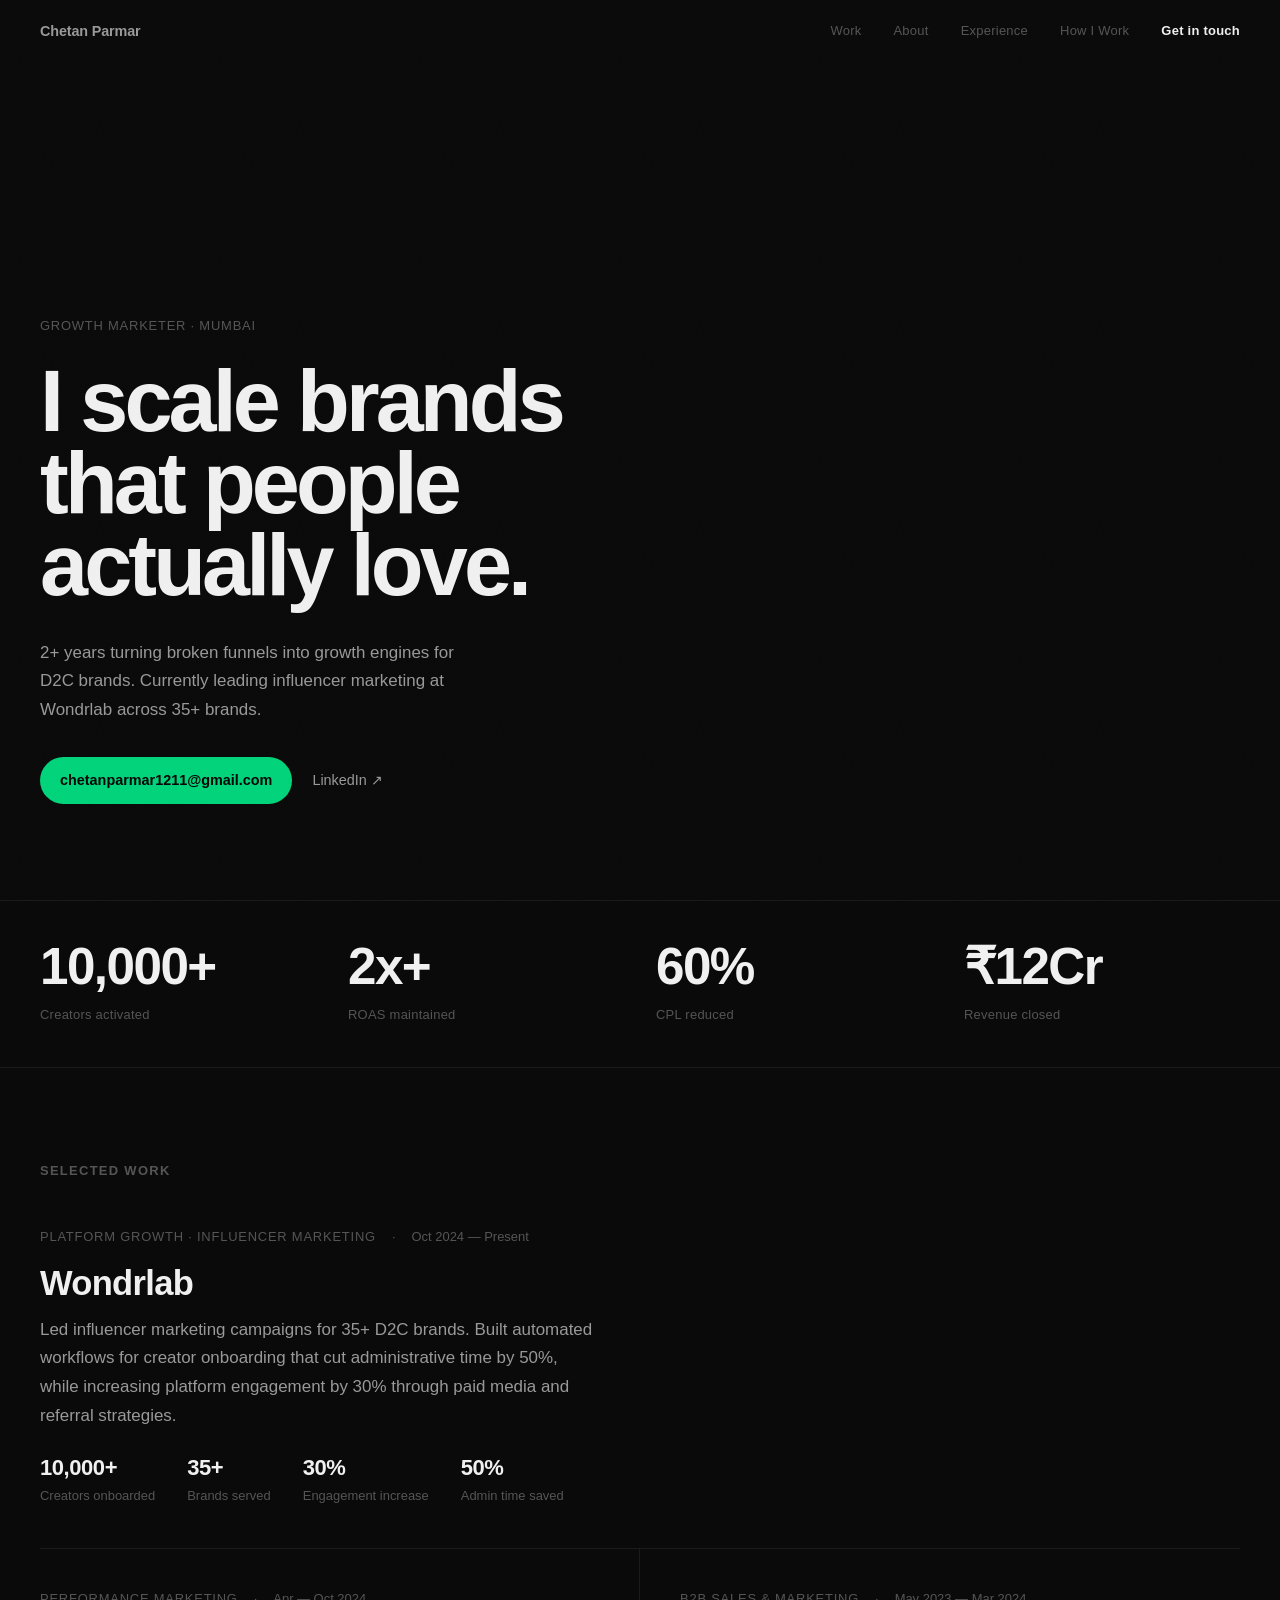
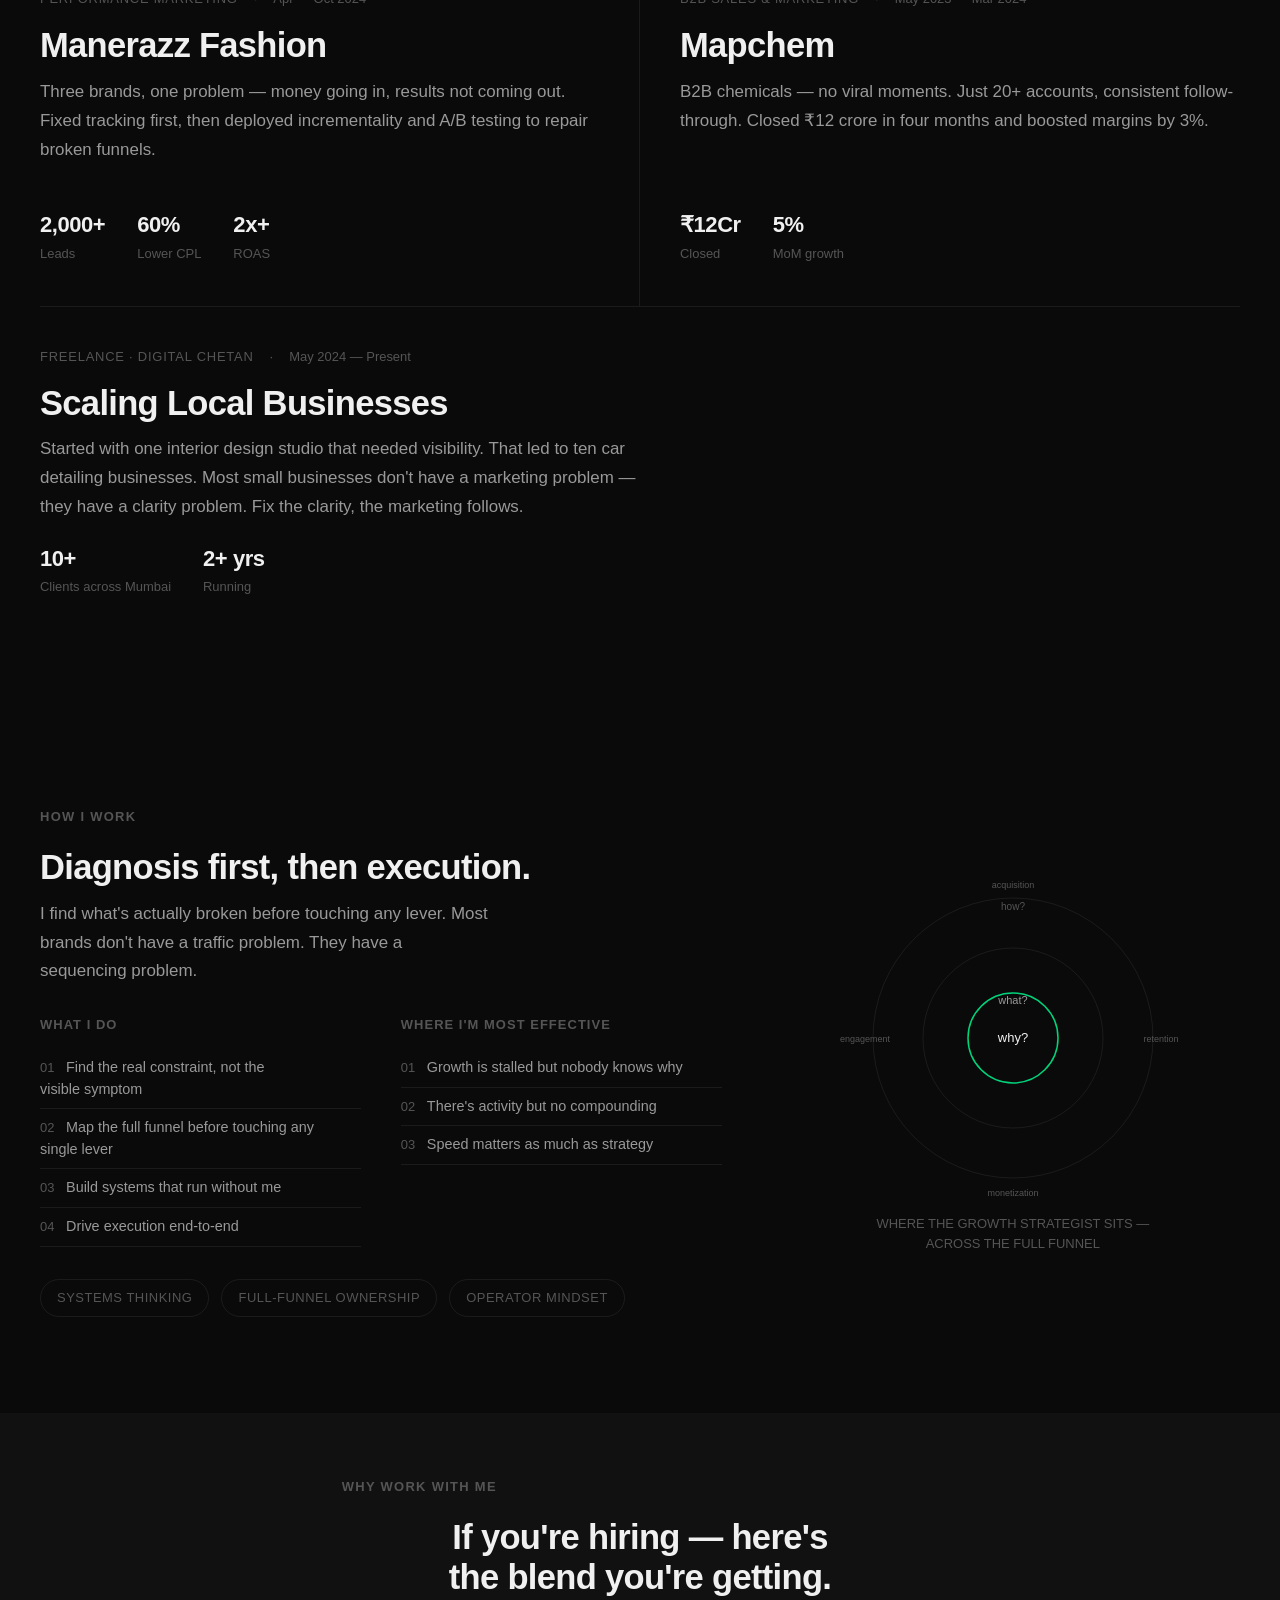
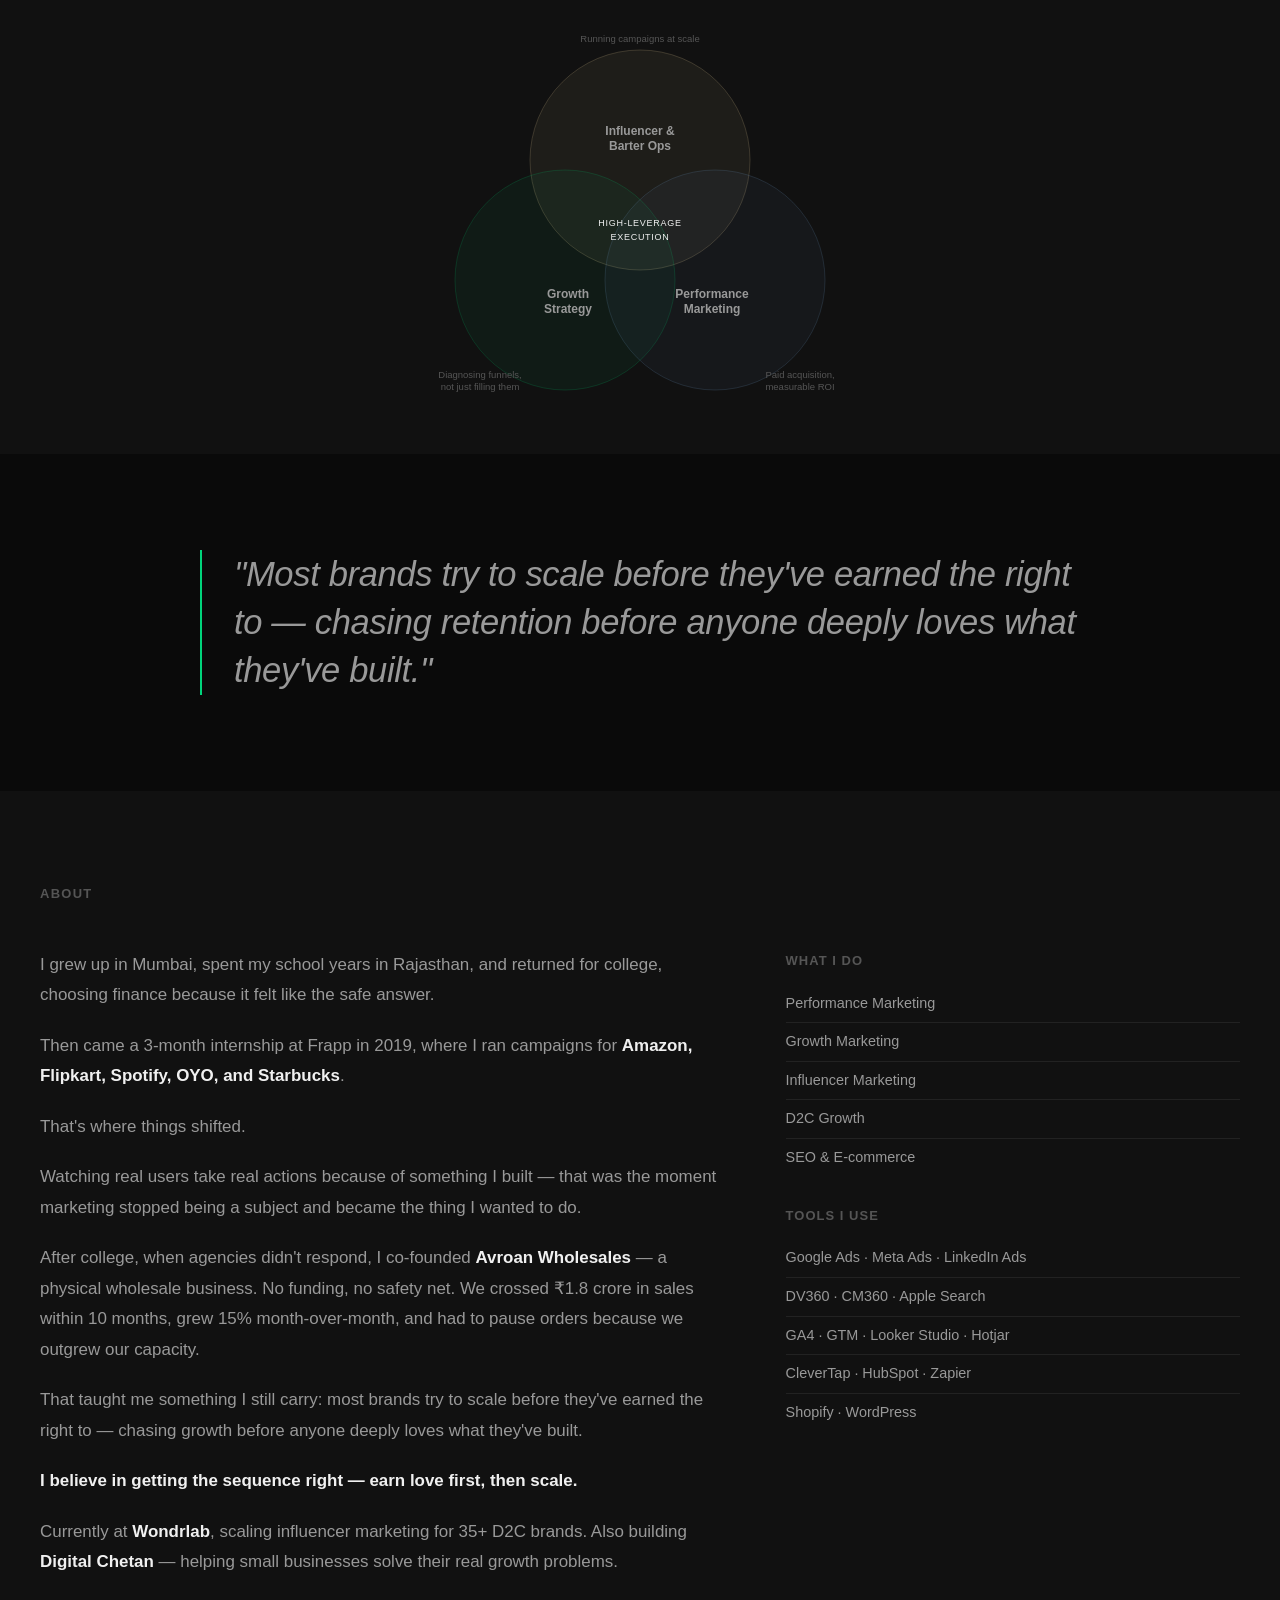
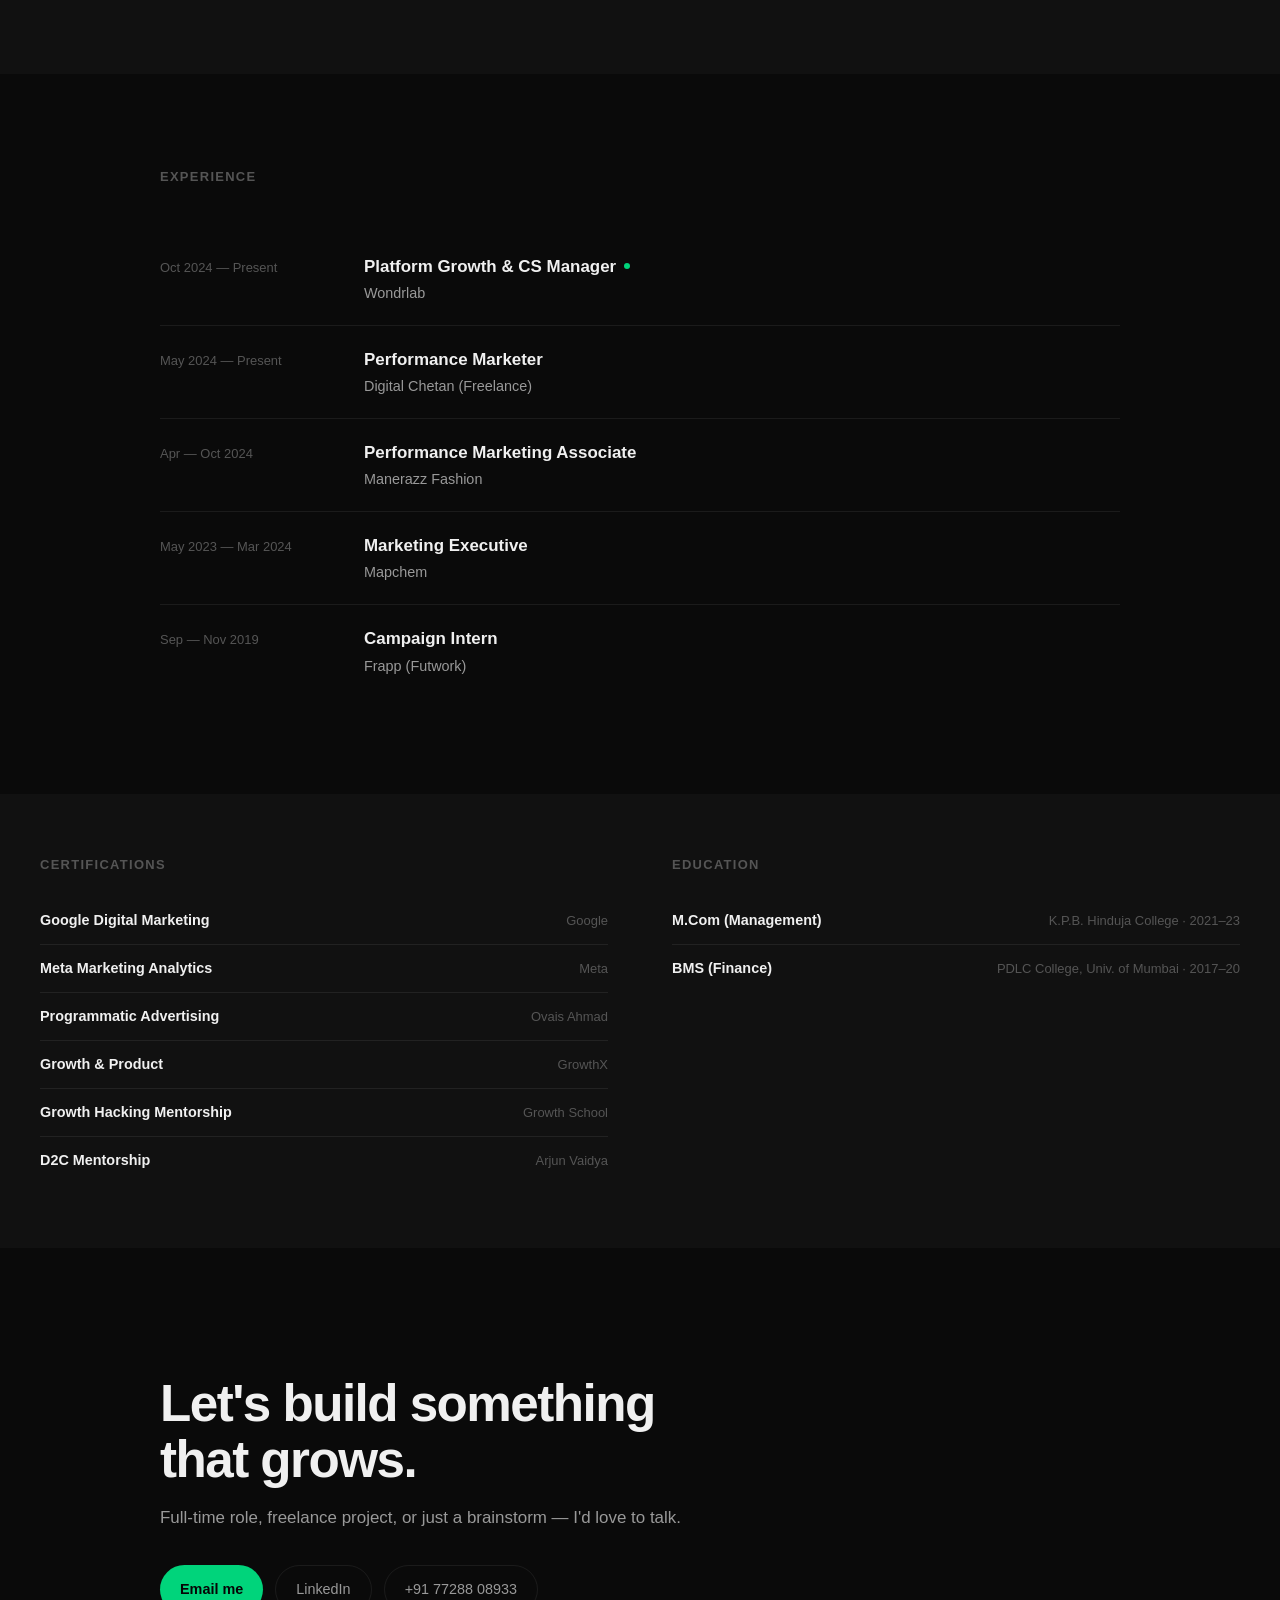
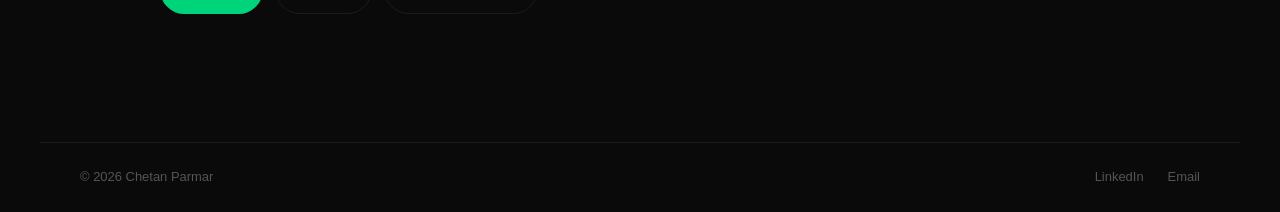
<file: index.html>
<!DOCTYPE html>
<html lang="en" data-theme="dark">
<head>
  <meta charset="UTF-8">
  <meta name="viewport" content="width=device-width, initial-scale=1.0">
  <title>Chetan Parmar — Growth Marketer</title>
  <meta name="description" content="Growth marketer with 2+ years scaling D2C brands. 10,000+ creators activated, 2x+ ROAS, CPL down 60%.">
  <meta property="og:title" content="Chetan Parmar — Growth Marketer">
  <meta property="og:description" content="I make brands grow. 10,000+ creators, 2x+ ROAS, CPL down 60%.">
  <link href="https://api.fontshare.com/v2/css?f[]=cabinet-grotesk@400,500,700,800&f[]=satoshi@400,500,600,700&display=swap" rel="stylesheet">
  <link rel="stylesheet" href="./base.css">
  <link rel="stylesheet" href="./style.css">
  <link rel="icon" type="image/svg+xml" href="data:image/svg+xml,%3Csvg xmlns='http://www.w3.org/2000/svg' viewBox='0 0 32 32'%3E%3Crect width='32' height='32' rx='8' fill='%2300d47b'/%3E%3Cpath d='M20 10.5C18.8 9.5 17.5 9 16 9c-3.87 0-7 3.13-7 7s3.13 7 7 7c1.5 0 2.8-.5 4-1.5' stroke='%23060606' stroke-width='2.5' stroke-linecap='round' fill='none'/%3E%3C/svg%3E">
</head>
<body>

  <!-- NAV -->
  <nav class="nav" id="mainNav">
    <a href="#" class="nav__logo">Chetan Parmar</a>
    <div class="nav__links" id="navLinks">
      <a href="#work">Work</a>
      <a href="#about">About</a>
      <a href="#experience">Experience</a>
      <a href="#how-i-work">How I Work</a>
      <a href="#contact" class="nav__cta">Get in touch</a>
    </div>
    <button class="mobile-toggle" aria-label="Menu" onclick="document.getElementById('navLinks').classList.toggle('open')">
      <svg width="20" height="20" viewBox="0 0 24 24" fill="none" stroke="currentColor" stroke-width="2"><path d="M3 12h18M3 6h18M3 18h18"/></svg>
    </button>
  </nav>

  <!-- HERO -->
  <section class="hero">
    <div class="hero__inner">
      <div class="hero__text">
        <p class="hero__label">Growth Marketer · Mumbai</p>
        <h1 class="hero__title">I scale brands<br>that people<br>actually love.</h1>
        <p class="hero__sub">2+ years turning broken funnels into growth engines for D2C brands. Currently leading influencer marketing at Wondrlab across 35+ brands.</p>
        <div class="hero__actions">
          <a href="mailto:chetanparmar1211@gmail.com" class="btn btn--primary">chetanparmar1211@gmail.com</a>
          <a href="https://www.linkedin.com/in/parmar-chetan" target="_blank" rel="noopener noreferrer" class="btn btn--text">LinkedIn ↗</a>
        </div>
      </div>

    </div>
  </section>

  <!-- NUMBERS — full-bleed strip -->
  <section class="numbers reveal" aria-label="Key metrics">
    <div class="numbers__inner">
      <div class="numbers__item">
        <span class="numbers__val">10,000+</span>
        <span class="numbers__label">Creators activated</span>
      </div>
      <div class="numbers__item">
        <span class="numbers__val">2x+</span>
        <span class="numbers__label">ROAS maintained</span>
      </div>
      <div class="numbers__item">
        <span class="numbers__val">60%</span>
        <span class="numbers__label">CPL reduced</span>
      </div>
      <div class="numbers__item">
        <span class="numbers__val">₹12Cr</span>
        <span class="numbers__label">Revenue closed</span>
      </div>
    </div>
  </section>

  <!-- WORK -->
  <section class="work" id="work">
    <div class="work__inner">
      <h2 class="section-heading">Selected Work</h2>

      <!-- Featured: Wondrlab -->
      <article class="case reveal">
        <div class="case__meta">
          <span class="case__tag">Platform Growth · Influencer Marketing</span>
          <span class="case__date">Oct 2024 — Present</span>
        </div>
        <h3 class="case__title">Wondrlab</h3>
        <p class="case__desc">Led influencer marketing campaigns for 35+ D2C brands. Built automated workflows for creator onboarding that cut administrative time by 50%, while increasing platform engagement by 30% through paid media and referral strategies.</p>
        <div class="case__results">
          <div class="result">
            <span class="result__num">10,000+</span>
            <span class="result__label">Creators onboarded</span>
          </div>
          <div class="result">
            <span class="result__num">35+</span>
            <span class="result__label">Brands served</span>
          </div>
          <div class="result">
            <span class="result__num">30%</span>
            <span class="result__label">Engagement increase</span>
          </div>
          <div class="result">
            <span class="result__num">50%</span>
            <span class="result__label">Admin time saved</span>
          </div>
        </div>
      </article>

      <div class="case-grid reveal">
        <!-- Manerazz -->
        <article class="case case--compact">
          <div class="case__meta">
            <span class="case__tag">Performance Marketing</span>
            <span class="case__date">Apr — Oct 2024</span>
          </div>
          <h3 class="case__title">Manerazz Fashion</h3>
          <p class="case__desc">Three brands, one problem — money going in, results not coming out. Fixed tracking first, then deployed incrementality and A/B testing to repair broken funnels.</p>
          <div class="case__results">
            <div class="result"><span class="result__num">2,000+</span><span class="result__label">Leads</span></div>
            <div class="result"><span class="result__num">60%</span><span class="result__label">Lower CPL</span></div>
            <div class="result"><span class="result__num">2x+</span><span class="result__label">ROAS</span></div>
          </div>
        </article>

        <!-- Mapchem -->
        <article class="case case--compact">
          <div class="case__meta">
            <span class="case__tag">B2B Sales & Marketing</span>
            <span class="case__date">May 2023 — Mar 2024</span>
          </div>
          <h3 class="case__title">Mapchem</h3>
          <p class="case__desc">B2B chemicals — no viral moments. Just 20+ accounts, consistent follow-through. Closed ₹12 crore in four months and boosted margins by 3%.</p>
          <div class="case__results">
            <div class="result"><span class="result__num">₹12Cr</span><span class="result__label">Closed</span></div>
            <div class="result"><span class="result__num">5%</span><span class="result__label">MoM growth</span></div>
          </div>
        </article>
      </div>

      <!-- Digital Chetan -->
      <article class="case case--wide reveal">
        <div class="case__meta">
          <span class="case__tag">Freelance · Digital Chetan</span>
          <span class="case__date">May 2024 — Present</span>
        </div>
        <h3 class="case__title">Scaling Local Businesses</h3>
        <p class="case__desc">Started with one interior design studio that needed visibility. That led to ten car detailing businesses. Most small businesses don't have a marketing problem — they have a clarity problem. Fix the clarity, the marketing follows.</p>
        <div class="case__results">
          <div class="result"><span class="result__num">10+</span><span class="result__label">Clients across Mumbai</span></div>
          <div class="result"><span class="result__num">2+ yrs</span><span class="result__label">Running</span></div>
        </div>
      </article>
    </div>
  </section>

  <!-- HOW I WORK -->
  <section class="how-i-work" id="how-i-work">
    <div class="how-i-work__inner">
      <div class="how-i-work__grid reveal">
        <div class="how-i-work__content">
          <p class="section-heading">How I Work</p>
          <h2 class="how-i-work__title">Diagnosis first, then execution.</h2>
          <p class="how-i-work__subtext">I find what's actually broken before touching any lever. Most brands don't have a traffic problem. They have a sequencing problem.</p>

          <div class="how-i-work__sublists">
            <div class="how-i-work__sublist">
              <h3 class="aside-group__title">What I Do</h3>
              <ol>
                <li>Find the real constraint, not the visible symptom</li>
                <li>Map the full funnel before touching any single lever</li>
                <li>Build systems that run without me</li>
                <li>Drive execution end-to-end</li>
              </ol>
            </div>
            <div class="how-i-work__sublist">
              <h3 class="aside-group__title">Where I'm Most Effective</h3>
              <ol>
                <li>Growth is stalled but nobody knows why</li>
                <li>There's activity but no compounding</li>
                <li>Speed matters as much as strategy</li>
              </ol>
            </div>
          </div>

          <div class="how-i-work__tags" aria-label="Working principles">
            <span class="how-i-work__tag">SYSTEMS THINKING</span>
            <span class="how-i-work__tag">FULL-FUNNEL OWNERSHIP</span>
            <span class="how-i-work__tag">OPERATOR MINDSET</span>
          </div>
        </div>

        <div class="how-i-work__diagram" aria-label="Full-funnel growth strategy diagram">
          <svg viewBox="0 0 320 320" width="100%" role="img" aria-labelledby="how-diagram-title how-diagram-desc" xmlns="http://www.w3.org/2000/svg">
            <title id="how-diagram-title">Growth strategist full-funnel diagram</title>
            <desc id="how-diagram-desc">Concentric circles showing why, what, and how across acquisition, retention, monetization, and engagement.</desc>
            <circle cx="160" cy="160" r="140" stroke="var(--border)" stroke-width="1" fill="none"/>
            <circle cx="160" cy="160" r="90" stroke="var(--border)" stroke-width="1" fill="none"/>
            <circle cx="160" cy="160" r="45" stroke="#00d47b" stroke-width="1.5" fill="none"/>

            <text x="160" y="164" font-family="Satoshi, sans-serif" font-size="13" fill="#f0f0f0" text-anchor="middle">why?</text>
            <text x="160" y="126" font-family="Satoshi, sans-serif" font-size="11" fill="#999999" text-anchor="middle">what?</text>
            <text x="160" y="32" font-family="Satoshi, sans-serif" font-size="10" fill="#555555" text-anchor="middle">how?</text>

            <text x="160" y="10" font-family="Satoshi, sans-serif" font-size="9" fill="#555555" text-anchor="middle">acquisition</text>
            <text x="308" y="164" font-family="Satoshi, sans-serif" font-size="9" fill="#555555" text-anchor="middle">retention</text>
            <text x="160" y="318" font-family="Satoshi, sans-serif" font-size="9" fill="#555555" text-anchor="middle">monetization</text>
            <text x="12" y="164" font-family="Satoshi, sans-serif" font-size="9" fill="#555555" text-anchor="middle">engagement</text>
          </svg>
          <p>WHERE THE GROWTH STRATEGIST SITS — ACROSS THE FULL FUNNEL</p>
        </div>
      </div>
    </div>
  </section>

  <section class="why-work">
    <div class="why-work__inner reveal">
      <p class="section-heading">Why Work With Me</p>
      <h2 class="why-work__title">If you're hiring — here's the blend you're getting.</h2>

      <svg viewBox="0 0 480 360" width="100%" role="img" aria-labelledby="why-diagram-title why-diagram-desc" xmlns="http://www.w3.org/2000/svg">
        <title id="why-diagram-title">High-leverage execution blend</title>
        <desc id="why-diagram-desc">A Venn diagram combining influencer and barter operations, growth strategy, and performance marketing.</desc>
        <circle cx="240" cy="130" r="110" fill="rgba(180,160,120,0.08)" stroke="rgba(180,160,120,0.25)" stroke-width="1"/>
        <circle cx="165" cy="250" r="110" fill="rgba(0,180,100,0.06)" stroke="rgba(0,180,100,0.2)" stroke-width="1"/>
        <circle cx="315" cy="250" r="110" fill="rgba(100,140,180,0.06)" stroke="rgba(100,140,180,0.2)" stroke-width="1"/>

        <text x="240" y="105" font-family="Satoshi, sans-serif" font-size="12" fill="#999999" text-anchor="middle" font-weight="600">Influencer &amp;</text>
        <text x="240" y="120" font-family="Satoshi, sans-serif" font-size="12" fill="#999999" text-anchor="middle" font-weight="600">Barter Ops</text>
        <text x="168" y="268" font-family="Satoshi, sans-serif" font-size="12" fill="#999999" text-anchor="middle" font-weight="600">Growth</text>
        <text x="168" y="283" font-family="Satoshi, sans-serif" font-size="12" fill="#999999" text-anchor="middle" font-weight="600">Strategy</text>
        <text x="312" y="268" font-family="Satoshi, sans-serif" font-size="12" fill="#999999" text-anchor="middle" font-weight="600">Performance</text>
        <text x="312" y="283" font-family="Satoshi, sans-serif" font-size="12" fill="#999999" text-anchor="middle" font-weight="600">Marketing</text>

        <text x="240" y="196" font-family="Satoshi, sans-serif" font-size="9" fill="#f0f0f0" text-anchor="middle" letter-spacing="0.08em">HIGH-LEVERAGE</text>
        <text x="240" y="210" font-family="Satoshi, sans-serif" font-size="9" fill="#f0f0f0" text-anchor="middle" letter-spacing="0.08em">EXECUTION</text>

        <text x="240" y="12" font-family="Satoshi, sans-serif" font-size="9.5" fill="#555555" text-anchor="middle">Running campaigns at scale</text>
        <text x="80" y="348" font-family="Satoshi, sans-serif" font-size="9.5" fill="#555555" text-anchor="middle">Diagnosing funnels,</text>
        <text x="80" y="360" font-family="Satoshi, sans-serif" font-size="9.5" fill="#555555" text-anchor="middle">not just filling them</text>
        <text x="400" y="348" font-family="Satoshi, sans-serif" font-size="9.5" fill="#555555" text-anchor="middle">Paid acquisition,</text>
        <text x="400" y="360" font-family="Satoshi, sans-serif" font-size="9.5" fill="#555555" text-anchor="middle">measurable ROI</text>
      </svg>
    </div>
  </section>

  <!-- QUOTE — full bleed break -->
  <section class="pullquote reveal">
    <blockquote>
      <p>"Most brands try to scale before they've earned the right to — chasing retention before anyone deeply loves what they've built."</p>
    </blockquote>
  </section>

  <!-- ABOUT -->
  <section class="about" id="about">
    <div class="about__inner">
      <h2 class="section-heading">About</h2>
      <div class="about__content reveal">
        <div class="about__prose">
          <p>I grew up in Mumbai, spent my school years in Rajasthan, and returned for college, choosing finance because it felt like the safe answer.</p>
          <p>Then came a 3-month internship at Frapp in 2019, where I ran campaigns for <strong>Amazon, Flipkart, Spotify, OYO, and Starbucks</strong>.</p>
          <p>That's where things shifted.</p>
          <p>Watching real users take real actions because of something I built — that was the moment marketing stopped being a subject and became the thing I wanted to do.</p>
          <p>After college, when agencies didn't respond, I co-founded <strong>Avroan Wholesales</strong> — a physical wholesale business. No funding, no safety net. We crossed ₹1.8 crore in sales within 10 months, grew 15% month-over-month, and had to pause orders because we outgrew our capacity.</p>
          <p>That taught me something I still carry: most brands try to scale before they've earned the right to — chasing growth before anyone deeply loves what they've built.</p>
          <p><strong>I believe in getting the sequence right — earn love first, then scale.</strong></p>
          <p>Currently at <strong>Wondrlab</strong>, scaling influencer marketing for 35+ D2C brands. Also building <strong>Digital Chetan</strong> — helping small businesses solve their real growth problems.</p>
        </div>
        <aside class="about__aside">
          <div class="aside-group">
            <h3 class="aside-group__title">What I do</h3>
            <ul class="aside-list">
              <li>Performance Marketing</li>
              <li>Growth Marketing</li>
              <li>Influencer Marketing</li>
              <li>D2C Growth</li>
              <li>SEO & E-commerce</li>
            </ul>
          </div>
          <div class="aside-group">
            <h3 class="aside-group__title">Tools I use</h3>
            <ul class="aside-list">
              <li>Google Ads · Meta Ads · LinkedIn Ads</li>
              <li>DV360 · CM360 · Apple Search</li>
              <li>GA4 · GTM · Looker Studio · Hotjar</li>
              <li>CleverTap · HubSpot · Zapier</li>
              <li>Shopify · WordPress</li>
            </ul>
          </div>
        </aside>
      </div>
    </div>
  </section>

  <!-- EXPERIENCE -->
  <section class="experience" id="experience">
    <div class="experience__inner">
      <h2 class="section-heading">Experience</h2>
      <div class="timeline reveal">
        <div class="timeline__item timeline__item--current">
          <div class="timeline__date">Oct 2024 — Present</div>
          <div class="timeline__content">
            <div class="timeline__role">Platform Growth & CS Manager</div>
            <div class="timeline__company">Wondrlab</div>
          </div>
        </div>
        <div class="timeline__item">
          <div class="timeline__date">May 2024 — Present</div>
          <div class="timeline__content">
            <div class="timeline__role">Performance Marketer</div>
            <div class="timeline__company">Digital Chetan (Freelance)</div>
          </div>
        </div>
        <div class="timeline__item">
          <div class="timeline__date">Apr — Oct 2024</div>
          <div class="timeline__content">
            <div class="timeline__role">Performance Marketing Associate</div>
            <div class="timeline__company">Manerazz Fashion</div>
          </div>
        </div>
        <div class="timeline__item">
          <div class="timeline__date">May 2023 — Mar 2024</div>
          <div class="timeline__content">
            <div class="timeline__role">Marketing Executive</div>
            <div class="timeline__company">Mapchem</div>
          </div>
        </div>
        <div class="timeline__item">
          <div class="timeline__date">Sep — Nov 2019</div>
          <div class="timeline__content">
            <div class="timeline__role">Campaign Intern</div>
            <div class="timeline__company">Frapp (Futwork)</div>
          </div>
        </div>
      </div>
    </div>
  </section>

  <!-- CREDENTIALS — compact -->
  <section class="credentials reveal">
    <div class="credentials__inner">
      <div class="cred-col">
        <h2 class="section-heading section-heading--sm">Certifications</h2>
        <ul class="cred-list">
          <li><strong>Google Digital Marketing</strong> <span>Google</span></li>
          <li><strong>Meta Marketing Analytics</strong> <span>Meta</span></li>
          <li><strong>Programmatic Advertising</strong> <span>Ovais Ahmad</span></li>
          <li><strong>Growth & Product</strong> <span>GrowthX</span></li>
          <li><strong>Growth Hacking Mentorship</strong> <span>Growth School</span></li>
          <li><strong>D2C Mentorship</strong> <span>Arjun Vaidya</span></li>
        </ul>
      </div>
      <div class="cred-col">
        <h2 class="section-heading section-heading--sm">Education</h2>
        <ul class="cred-list">
          <li><strong>M.Com (Management)</strong> <span>K.P.B. Hinduja College · 2021–23</span></li>
          <li><strong>BMS (Finance)</strong> <span>PDLC College, Univ. of Mumbai · 2017–20</span></li>
        </ul>
      </div>
    </div>
  </section>

  <!-- CONTACT -->
  <section class="contact" id="contact">
    <div class="contact__inner reveal">
      <h2 class="contact__title">Let's build something<br>that grows.</h2>
      <p class="contact__sub">Full-time role, freelance project, or just a brainstorm — I'd love to talk.</p>
      <div class="contact__links">
        <a href="mailto:chetanparmar1211@gmail.com" class="btn btn--primary">Email me</a>
        <a href="https://www.linkedin.com/in/parmar-chetan" target="_blank" rel="noopener noreferrer" class="btn btn--outline">LinkedIn</a>
        <a href="tel:+917728808933" class="btn btn--outline">+91 77288 08933</a>
      </div>
    </div>
  </section>

  <footer class="footer">
    <span>© 2026 Chetan Parmar</span>
    <div class="footer__links">
      <a href="https://www.linkedin.com/in/parmar-chetan" target="_blank" rel="noopener noreferrer">LinkedIn</a>
      <a href="mailto:chetanparmar1211@gmail.com">Email</a>
    </div>
  </footer>

  <script>
    // Nav scroll
    let lastY = 0;
    window.addEventListener('scroll', () => {
      const nav = document.getElementById('mainNav');
      const y = window.scrollY;
      nav.classList.toggle('scrolled', y > 60);
      nav.classList.toggle('hidden', y > 400 && y > lastY);
      lastY = y;
    }, { passive: true });

    // Reveals
    const obs = new IntersectionObserver(entries => {
      entries.forEach(e => {
        if (e.isIntersecting) {
          e.target.classList.add('in-view');
          obs.unobserve(e.target);
        }
      });
    }, { threshold: 0.08, rootMargin: '0px 0px -40px 0px' });
    document.querySelectorAll('.reveal').forEach(el => obs.observe(el));

    // Smooth scroll
    document.querySelectorAll('a[href^="#"]').forEach(a => {
      a.addEventListener('click', e => {
        e.preventDefault();
        const t = document.querySelector(a.getAttribute('href'));
        if (t) t.scrollIntoView({ behavior: 'smooth' });
        document.getElementById('navLinks').classList.remove('open');
      });
    });
  </script>
<script data-pplx-inline-edit>
(function(){
  if(window===window.top)return;
  function inlineAll(orig,clone){
    if(orig.nodeType!==1)return;
    try{
      var cs=getComputedStyle(orig);
      var t='';
      for(var i=0;i<cs.length;i++){t+=cs[i]+':'+cs.getPropertyValue(cs[i])+';';}
      clone.style.cssText=t;
    }catch(e){}
    var oc=orig.children,cc=clone.children;
    for(var j=0;j<oc.length&&j<cc.length;j++){inlineAll(oc[j],cc[j]);}
  }
  function stripExternal(clone){
    var imgs=clone.querySelectorAll('img');
    for(var i=0;i<imgs.length;i++){
      var s=imgs[i].getAttribute('src');
      if(s&&!s.startsWith('data:'))imgs[i].removeAttribute('src');
    }
    var all=clone.querySelectorAll('*');
    for(var i=0;i<all.length;i++){
      var st=all[i].style.cssText;
      if(st&&st.indexOf('url(')>=0){
        all[i].style.cssText=st.replace(/url\(["']?(?!data:)[^)"']*["']?\)/gi,'none');
      }
    }
  }
  window.addEventListener('message',function(e){
    if(!e.data||e.data.type!=='INLINE_EDIT_CAPTURE_REQUEST')return;
    var scrollX=window.scrollX||window.pageXOffset||0;
    var scrollY=window.scrollY||window.pageYOffset||0;
    var w=window.innerWidth,h=window.innerHeight;
    try{
      var clone=document.documentElement.cloneNode(true);
      var rm=clone.querySelectorAll('script,link[rel="stylesheet"],style');
      for(var i=0;i<rm.length;i++){rm[i].remove();}
      inlineAll(document.documentElement,clone);
      stripExternal(clone);
      var html=new XMLSerializer().serializeToString(clone);
      var svg='<svg xmlns="http://www.w3.org/2000/svg" width="'+w+'" height="'+h+'">'
        +'<foreignObject width="100%" height="100%">'
        +'<div xmlns="http://www.w3.org/1999/xhtml" style="width:'+w+'px;height:'+h+'px;overflow:hidden">'
        +'<div style="transform:translate(-'+scrollX+'px,-'+scrollY+'px);transform-origin:top left">'
        +html+'</div></div></foreignObject></svg>';
      var svgUrl='data:image/svg+xml;charset=utf-8,'+encodeURIComponent(svg);
      var img=new Image();
      img.onload=function(){
        var c=document.createElement('canvas');c.width=w;c.height=h;
        c.getContext('2d').drawImage(img,0,0);
        window.parent.postMessage({type:'INLINE_EDIT_SCREENSHOT_RESULT',dataUrl:c.toDataURL('image/png'),scrollX:scrollX,scrollY:scrollY},'*');
      };
      img.onerror=function(){
        window.parent.postMessage({type:'INLINE_EDIT_SCREENSHOT_RESULT',dataUrl:null,scrollX:scrollX,scrollY:scrollY},'*');
      };
      img.src=svgUrl;
    }catch(err){
      window.parent.postMessage({type:'INLINE_EDIT_SCREENSHOT_RESULT',dataUrl:null,scrollX:scrollX,scrollY:scrollY},'*');
    }
  });
})();
</script></body>
</html>
</file>
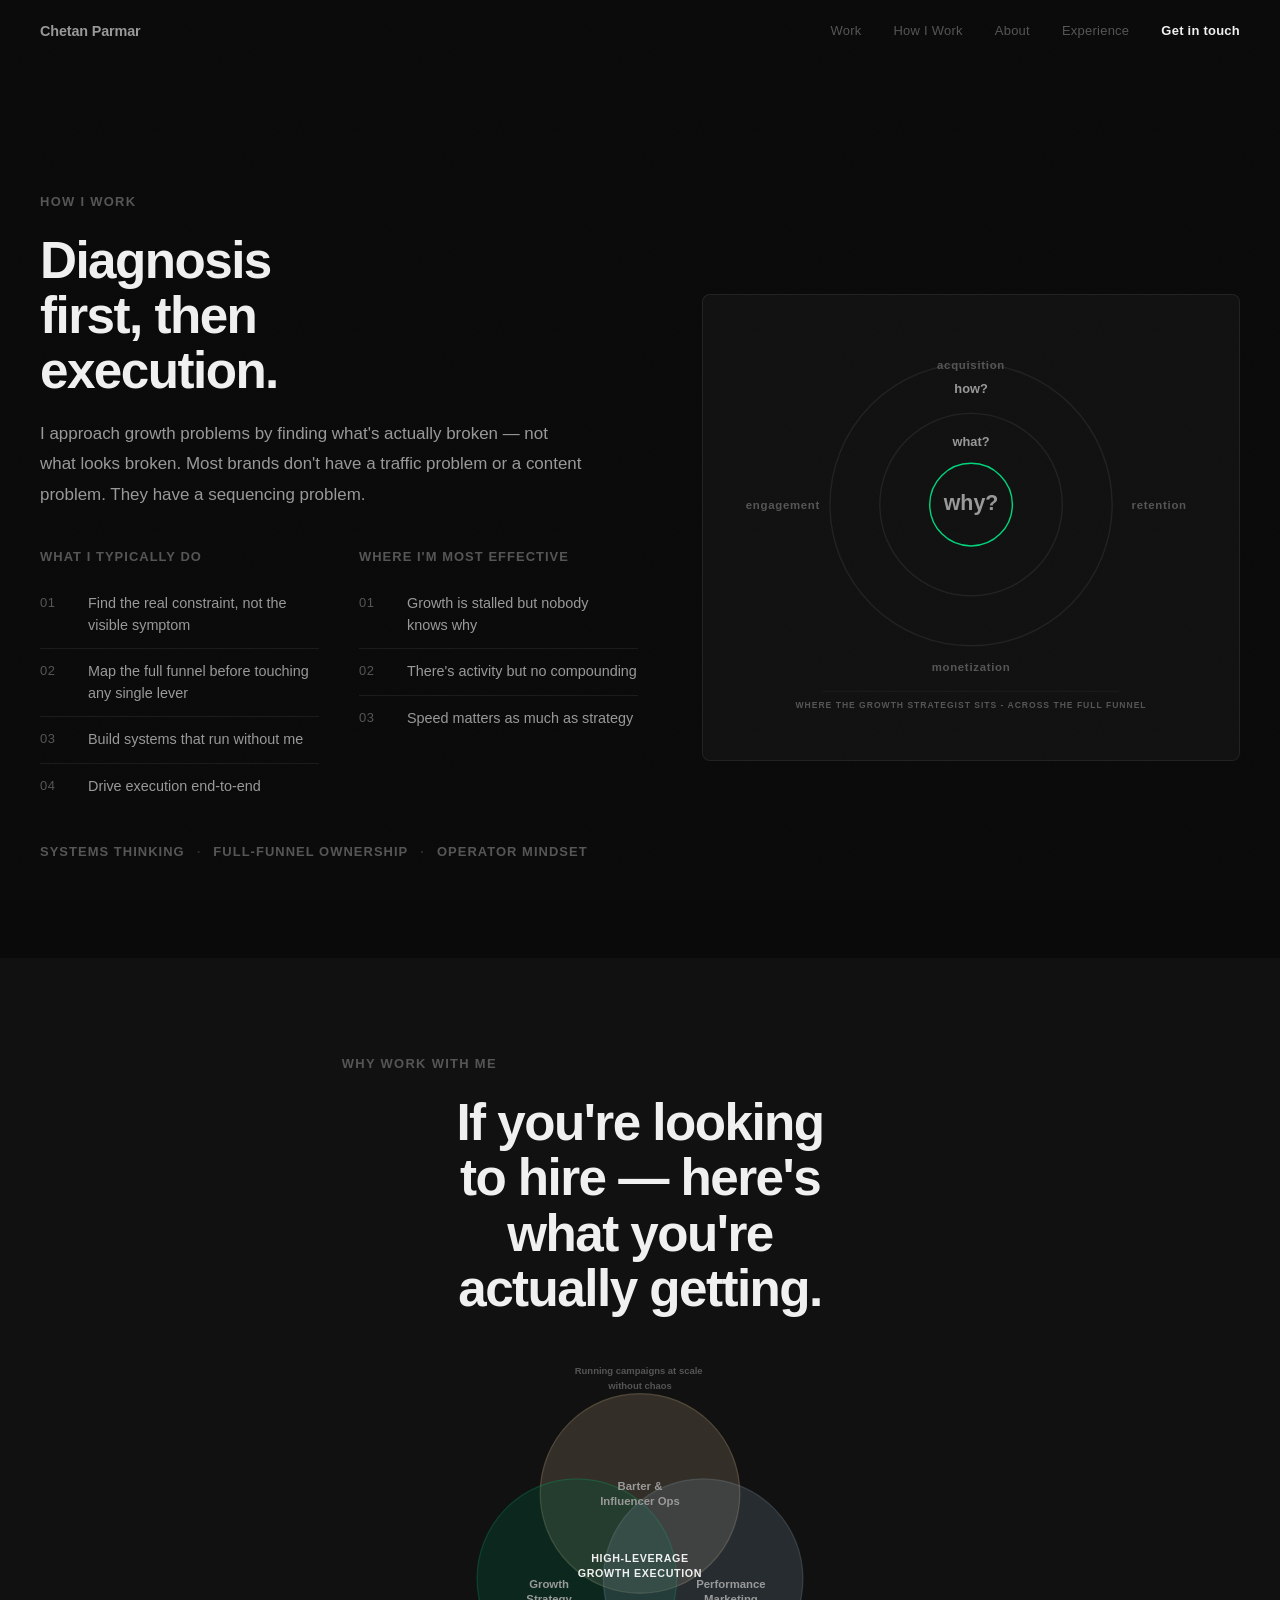
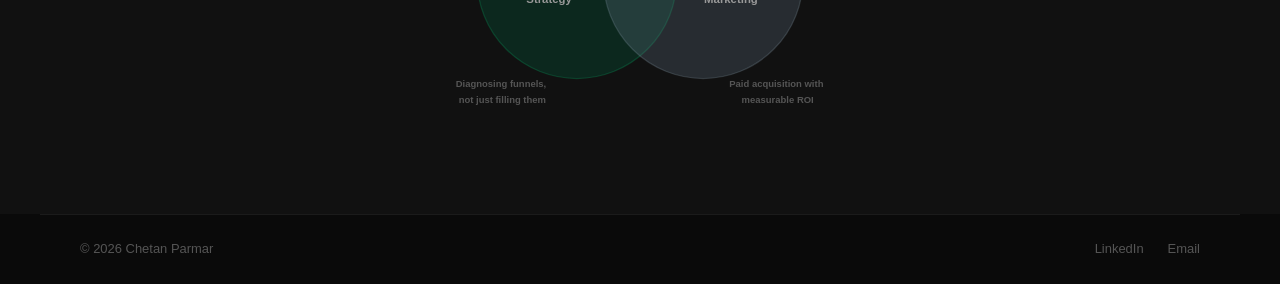
<file: how-i-work.html>
<!DOCTYPE html>
<html lang="en" data-theme="dark">
<head>
  <meta charset="UTF-8">
  <meta name="viewport" content="width=device-width, initial-scale=1.0">
  <title>How I Work — Chetan Parmar</title>
  <meta name="description" content="How Chetan Parmar approaches growth strategy, full-funnel execution, and high-leverage marketing systems.">
  <meta property="og:title" content="How I Work — Chetan Parmar">
  <meta property="og:description" content="Diagnosis first, then execution. A full-funnel view of how Chetan Parmar works on growth problems.">
  <link href="https://api.fontshare.com/v2/css?f[]=cabinet-grotesk@400,500,700,800&f[]=satoshi@400,500,600,700&display=swap" rel="stylesheet">
  <link rel="stylesheet" href="./base.css">
  <link rel="stylesheet" href="./style.css">
  <link rel="icon" type="image/svg+xml" href="data:image/svg+xml,%3Csvg xmlns='http://www.w3.org/2000/svg' viewBox='0 0 32 32'%3E%3Crect width='32' height='32' rx='8' fill='%2300d47b'/%3E%3Cpath d='M20 10.5C18.8 9.5 17.5 9 16 9c-3.87 0-7 3.13-7 7s3.13 7 7 7c1.5 0 2.8-.5 4-1.5' stroke='%23060606' stroke-width='2.5' stroke-linecap='round' fill='none'/%3E%3C/svg%3E">
  <style>
    .how-page {
      padding-top: var(--space-24);
    }

    .method,
    .why-work {
      padding: clamp(var(--space-16), 8vw, var(--space-24)) var(--gutter);
    }

    .method__inner,
    .why-work__inner {
      max-width: var(--content-wide);
      margin: 0 auto;
    }

    .method__grid {
      display: grid;
      grid-template-columns: minmax(0, 1fr) minmax(320px, 0.9fr);
      gap: var(--space-16);
      align-items: center;
    }

    .method__headline,
    .why-work__headline {
      font-family: var(--font-display);
      font-size: var(--text-2xl);
      font-weight: 800;
      letter-spacing: -0.03em;
      line-height: 1.08;
      color: var(--text-1);
    }

    .method__headline {
      max-width: 12ch;
      margin-bottom: var(--space-5);
    }

    .method .section-heading {
      margin-bottom: var(--space-5);
    }

    .method__subtext {
      max-width: 58ch;
      color: var(--text-2);
      font-size: var(--text-base);
      line-height: 1.8;
      margin-bottom: var(--space-10);
    }

    .method__lists {
      display: grid;
      grid-template-columns: 1fr 1fr;
      gap: var(--space-10);
      margin-bottom: var(--space-8);
    }

    .method-list__title {
      font-size: var(--text-xs);
      font-weight: 600;
      color: var(--text-3);
      text-transform: uppercase;
      letter-spacing: 0.08em;
      margin-bottom: var(--space-4);
    }

    .method-list {
      list-style: none;
    }

    .method-list li {
      display: grid;
      grid-template-columns: 2.25rem 1fr;
      gap: var(--space-3);
      padding: var(--space-3) 0;
      border-bottom: 1px solid var(--border);
      color: var(--text-2);
      font-size: var(--text-sm);
      line-height: 1.5;
    }

    .method-list li:last-child {
      border-bottom: none;
    }

    .method-list span {
      color: var(--text-3);
      font-size: var(--text-xs);
      letter-spacing: 0.04em;
    }

    .method__tags {
      display: flex;
      flex-wrap: wrap;
      gap: var(--space-3);
      list-style: none;
    }

    .method__tags li {
      color: var(--text-3);
      font-size: var(--text-xs);
      font-weight: 600;
      letter-spacing: 0.08em;
      text-transform: uppercase;
    }

    .method__tags li + li::before {
      content: '·';
      margin-right: var(--space-3);
      color: var(--border-hover);
    }

    .diagram-panel {
      border: 1px solid var(--border);
      background: var(--bg-elevated);
      border-radius: var(--radius-md);
      padding: clamp(var(--space-5), 4vw, var(--space-10));
    }

    .funnel-svg,
    .venn-svg {
      width: 100%;
      height: auto;
      overflow: visible;
    }

    .svg-text-1 {
      fill: var(--text-1);
      font-family: var(--font-display);
      font-weight: 800;
    }

    .svg-text-2 {
      fill: var(--text-2);
      font-family: var(--font-body);
      font-weight: 600;
    }

    .svg-text-3 {
      fill: var(--text-3);
      font-family: var(--font-body);
      font-weight: 600;
    }

    .funnel-label {
      font-size: 16px;
      letter-spacing: 1px;
    }

    .funnel-axis {
      font-size: 12px;
      letter-spacing: 1.4px;
    }

    .venn-circle-label {
      font-size: 18px;
    }

    .venn-center {
      font-size: 17px;
      letter-spacing: 1px;
    }

    .venn-note {
      font-size: 15px;
    }

    .why-work {
      background: var(--bg-elevated);
    }

    .why-work__header {
      text-align: center;
      max-width: var(--content-default);
      margin: 0 auto var(--space-12);
    }

    .why-work__header .section-heading {
      margin-bottom: var(--space-5);
    }

    .why-work__headline {
      margin: 0 auto;
      max-width: 18ch;
    }

    .why-work__diagram {
      max-width: 900px;
      margin: 0 auto;
    }

    @media (max-width: 900px) {
      .method__grid {
        grid-template-columns: 1fr;
        gap: var(--space-12);
      }

      .diagram-panel {
        max-width: 640px;
        margin: 0 auto;
      }
    }

    @media (max-width: 768px) {
      .how-page {
        padding-top: var(--space-20);
      }

      .method__lists {
        grid-template-columns: 1fr;
        gap: var(--space-8);
      }
    }

    @media (max-width: 420px) {
      .diagram-panel {
        padding: var(--space-4);
      }

      .method__tags {
        display: grid;
        gap: var(--space-2);
      }

      .method__tags li + li::before {
        content: none;
      }

      .funnel-label {
        font-size: 19px;
      }

      .funnel-axis {
        font-size: 15px;
      }

      .venn-circle-label {
        font-size: 23px;
      }

      .venn-center {
        font-size: 19px;
      }

      .venn-note {
        font-size: 24px;
      }
    }
  </style>
</head>
<body>

  <!-- NAV -->
  <nav class="nav" id="mainNav">
    <a href="#" class="nav__logo">Chetan Parmar</a>
    <div class="nav__links" id="navLinks">
      <a href="#work">Work</a>
      <a href="how-i-work.html">How I Work</a>
      <a href="#about">About</a>
      <a href="#experience">Experience</a>
      <a href="#contact" class="nav__cta">Get in touch</a>
    </div>
    <button class="mobile-toggle" aria-label="Menu" onclick="document.getElementById('navLinks').classList.toggle('open')">
      <svg width="20" height="20" viewBox="0 0 24 24" fill="none" stroke="currentColor" stroke-width="2"><path d="M3 12h18M3 6h18M3 18h18"/></svg>
    </button>
  </nav>

  <main class="how-page">
    <!-- HOW I WORK -->
    <section class="method" aria-labelledby="how-i-work-title">
      <div class="method__inner">
        <div class="method__grid">
          <div class="method__content reveal">
            <p class="section-heading">How I Work</p>
            <h1 class="method__headline" id="how-i-work-title">Diagnosis first, then execution.</h1>
            <p class="method__subtext">I approach growth problems by finding what's actually broken — not what looks broken. Most brands don't have a traffic problem or a content problem. They have a sequencing problem.</p>

            <div class="method__lists">
              <div class="method-list-block">
                <h2 class="method-list__title">What I Typically Do</h2>
                <ol class="method-list">
                  <li><span>01</span>Find the real constraint, not the visible symptom</li>
                  <li><span>02</span>Map the full funnel before touching any single lever</li>
                  <li><span>03</span>Build systems that run without me</li>
                  <li><span>04</span>Drive execution end-to-end</li>
                </ol>
              </div>

              <div class="method-list-block">
                <h2 class="method-list__title">Where I'm Most Effective</h2>
                <ol class="method-list">
                  <li><span>01</span>Growth is stalled but nobody knows why</li>
                  <li><span>02</span>There's activity but no compounding</li>
                  <li><span>03</span>Speed matters as much as strategy</li>
                </ol>
              </div>
            </div>

            <ul class="method__tags" aria-label="Working principles">
              <li>Systems Thinking</li>
              <li>Full-Funnel Ownership</li>
              <li>Operator Mindset</li>
            </ul>
          </div>

          <div class="diagram-panel reveal" aria-label="Full-funnel growth strategy diagram">
            <svg class="funnel-svg" viewBox="0 0 640 540" role="img" aria-labelledby="funnel-title funnel-desc" xmlns="http://www.w3.org/2000/svg">
              <title id="funnel-title">Growth strategist funnel position</title>
              <desc id="funnel-desc">Concentric circles showing why, what, and how across acquisition, retention, monetization, and engagement.</desc>
              <circle cx="320" cy="238" r="198" fill="none" stroke="var(--border)" stroke-width="2"/>
              <circle cx="320" cy="238" r="128" fill="none" stroke="var(--border)" stroke-width="2"/>
              <circle cx="320" cy="238" r="58" fill="none" stroke="var(--accent)" stroke-width="2"/>

              <text x="320" y="48" text-anchor="middle" class="svg-text-3 funnel-label">acquisition</text>
              <text x="584" y="244" text-anchor="middle" class="svg-text-3 funnel-label">retention</text>
              <text x="320" y="472" text-anchor="middle" class="svg-text-3 funnel-label">monetization</text>
              <text x="56" y="244" text-anchor="middle" class="svg-text-3 funnel-label">engagement</text>

              <text x="320" y="246" text-anchor="middle" class="svg-text-2" font-size="30">why?</text>
              <text x="320" y="156" text-anchor="middle" class="svg-text-2" font-size="18">what?</text>
              <text x="320" y="82" text-anchor="middle" class="svg-text-2" font-size="18">how?</text>

              <line x1="112" y1="500" x2="528" y2="500" stroke="var(--border)" stroke-width="1"/>
              <text x="320" y="524" text-anchor="middle" class="svg-text-3 funnel-axis">WHERE THE GROWTH STRATEGIST SITS - ACROSS THE FULL FUNNEL</text>
            </svg>
          </div>
        </div>
      </div>
    </section>

    <!-- WHY WORK WITH ME -->
    <section class="why-work" aria-labelledby="why-work-title">
      <div class="why-work__inner">
        <div class="why-work__header reveal">
          <p class="section-heading">Why Work With Me</p>
          <h2 class="why-work__headline" id="why-work-title">If you're looking to hire — here's what you're actually getting.</h2>
        </div>

        <div class="why-work__diagram reveal" aria-label="Venn diagram of Chetan Parmar's growth execution strengths">
          <svg class="venn-svg" viewBox="0 0 760 560" role="img" aria-labelledby="venn-title venn-desc" xmlns="http://www.w3.org/2000/svg">
            <title id="venn-title">High-leverage growth execution blend</title>
            <desc id="venn-desc">A three-circle blend of barter and influencer operations, growth strategy, and performance marketing.</desc>
            <g opacity="0.92">
              <circle cx="380" cy="205" r="158" fill="rgba(173, 151, 116, 0.24)" stroke="rgba(173, 151, 116, 0.38)" stroke-width="2"/>
              <circle cx="280" cy="340" r="158" fill="rgba(0, 107, 72, 0.28)" stroke="rgba(0, 212, 123, 0.22)" stroke-width="2"/>
              <circle cx="480" cy="340" r="158" fill="rgba(105, 126, 143, 0.28)" stroke="rgba(145, 163, 178, 0.26)" stroke-width="2"/>
            </g>

            <text x="380" y="200" text-anchor="middle" class="svg-text-2 venn-circle-label">Barter &amp;</text>
            <text x="380" y="224" text-anchor="middle" class="svg-text-2 venn-circle-label">Influencer Ops</text>

            <text x="236" y="354" text-anchor="middle" class="svg-text-2 venn-circle-label">Growth</text>
            <text x="236" y="378" text-anchor="middle" class="svg-text-2 venn-circle-label">Strategy</text>

            <text x="524" y="354" text-anchor="middle" class="svg-text-2 venn-circle-label">Performance</text>
            <text x="524" y="378" text-anchor="middle" class="svg-text-2 venn-circle-label">Marketing</text>

            <text x="380" y="314" text-anchor="middle" class="svg-text-1 venn-center">HIGH-LEVERAGE</text>
            <text x="380" y="338" text-anchor="middle" class="svg-text-1 venn-center">GROWTH EXECUTION</text>

            <text x="380" y="16" text-anchor="middle" class="svg-text-3 venn-note">
              <tspan x="380" dy="0">Running campaigns at scale</tspan>
              <tspan x="380" dy="24">without chaos</tspan>
            </text>
            <text x="162" y="512" text-anchor="middle" class="svg-text-3 venn-note">
              <tspan x="162" dy="0">Diagnosing funnels,</tspan>
              <tspan x="162" dy="24">not just filling them</tspan>
            </text>
            <text x="598" y="512" text-anchor="middle" class="svg-text-3 venn-note">
              <tspan x="598" dy="0">Paid acquisition with</tspan>
              <tspan x="598" dy="24">measurable ROI</tspan>
            </text>
          </svg>
        </div>
      </div>
    </section>
  </main>

  <footer class="footer">
    <span>© 2026 Chetan Parmar</span>
    <div class="footer__links">
      <a href="https://www.linkedin.com/in/parmar-chetan" target="_blank" rel="noopener noreferrer">LinkedIn</a>
      <a href="mailto:chetanparmar1211@gmail.com">Email</a>
    </div>
  </footer>

  <script>
    // Nav scroll
    let lastY = 0;
    window.addEventListener('scroll', () => {
      const nav = document.getElementById('mainNav');
      const y = window.scrollY;
      nav.classList.toggle('scrolled', y > 60);
      nav.classList.toggle('hidden', y > 400 && y > lastY);
      lastY = y;
    }, { passive: true });

    // Reveals
    const obs = new IntersectionObserver(entries => {
      entries.forEach(e => {
        if (e.isIntersecting) {
          e.target.classList.add('in-view');
          obs.unobserve(e.target);
        }
      });
    }, { threshold: 0.08, rootMargin: '0px 0px -40px 0px' });
    document.querySelectorAll('.reveal').forEach(el => obs.observe(el));

    // Smooth scroll
    document.querySelectorAll('a[href^="#"]').forEach(a => {
      a.addEventListener('click', e => {
        e.preventDefault();
        const t = document.querySelector(a.getAttribute('href'));
        if (t) t.scrollIntoView({ behavior: 'smooth' });
        document.getElementById('navLinks').classList.remove('open');
      });
    });
  </script>
</body>
</html>
</file>
<file: base.css>
/* base.css */
*,
*::before,
*::after {
  box-sizing: border-box;
  margin: 0;
  padding: 0;
}

html {
  -moz-text-size-adjust: none;
  -webkit-text-size-adjust: none;
  text-size-adjust: none;
  -webkit-font-smoothing: antialiased;
  -moz-osx-font-smoothing: grayscale;
  text-rendering: optimizeLegibility;
  scroll-behavior: smooth;
  hanging-punctuation: first last;
  scroll-padding-top: var(--space-16);
}

body {
  min-height: 100dvh;
  line-height: 1.6;
  font-family: var(--font-body, sans-serif);
  font-size: var(--text-base);
  color: var(--color-text);
  background-color: var(--color-bg);
}

img,
picture,
video,
canvas,
svg {
  display: block;
  max-width: 100%;
  height: auto;
}
ul[role='list'],
ol[role='list'] {
  list-style: none;
}
input,
button,
textarea,
select {
  font: inherit;
  color: inherit;
}

h1, h2, h3, h4, h5, h6 {
  text-wrap: balance;
  line-height: 1.15;
}
p, li, figcaption {
  text-wrap: pretty;
  max-width: 72ch;
}

::selection {
  background: oklch(from var(--color-primary) l c h / 0.25);
  color: var(--color-text);
}

:focus-visible {
  outline: 2px solid var(--color-primary);
  outline-offset: 3px;
  border-radius: var(--radius-sm);
}

@media (prefers-reduced-motion: reduce) {
  *, *::before, *::after {
    animation-duration: 0.01ms !important;
    animation-iteration-count: 1 !important;
    transition-duration: 0.01ms !important;
    scroll-behavior: auto !important;
  }
}

button {
  cursor: pointer;
  background: none;
  border: none;
}
table {
  border-collapse: collapse;
  width: 100%;
}

a, button, [role='button'], [role='link'], input, textarea, select {
  transition:
    color var(--transition-interactive),
    background var(--transition-interactive),
    border-color var(--transition-interactive),
    box-shadow var(--transition-interactive);
}

.sr-only {
  position: absolute;
  width: 1px;
  height: 1px;
  padding: 0;
  margin: -1px;
  overflow: hidden;
  clip: rect(0, 0, 0, 0);
  white-space: nowrap;
  border-width: 0;
}
</file>
<file: style.css>
/* ====== V4 — EDITORIAL PORTFOLIO ====== */

/* TOKENS */
:root {
  --font-display: 'Cabinet Grotesk', 'Arial Black', sans-serif;
  --font-body: 'Satoshi', 'Inter', sans-serif;

  --text-xs: clamp(0.6875rem, 0.65rem + 0.2vw, 0.8125rem);
  --text-sm: clamp(0.8125rem, 0.78rem + 0.15vw, 0.9375rem);
  --text-base: clamp(0.9375rem, 0.9rem + 0.2vw, 1.0625rem);
  --text-lg: clamp(1.125rem, 1rem + 0.5vw, 1.375rem);
  --text-xl: clamp(1.5rem, 1.2rem + 1.2vw, 2.25rem);
  --text-2xl: clamp(2rem, 1.2rem + 2.5vw, 3.25rem);
  --text-display: clamp(3rem, 1rem + 5.5vw, 6rem);

  --space-1: 0.25rem; --space-2: 0.5rem; --space-3: 0.75rem;
  --space-4: 1rem; --space-5: 1.25rem; --space-6: 1.5rem;
  --space-8: 2rem; --space-10: 2.5rem; --space-12: 3rem;
  --space-16: 4rem; --space-20: 5rem; --space-24: 6rem;
  --space-32: 8rem; --space-40: 10rem;

  --radius-sm: 0.25rem; --radius-md: 0.5rem; --radius-lg: 0.75rem;
  --radius-xl: 1rem; --radius-full: 9999px;

  --ease-out: cubic-bezier(0.16, 1, 0.3, 1);
  --transition-fast: 150ms var(--ease-out);
  --transition-base: 300ms var(--ease-out);

  --content-narrow: 640px;
  --content-default: 960px;
  --content-wide: 1200px;
  --gutter: clamp(var(--space-5), 4vw, var(--space-10));
}

/* PALETTE — dark */
:root, [data-theme='dark'] {
  --bg: #0a0a0a;
  --bg-elevated: #111111;
  --surface: #161616;
  --border: rgba(255,255,255,0.07);
  --border-hover: rgba(255,255,255,0.14);
  --text-1: #f0f0f0;
  --text-2: #999999;
  --text-3: #555555;
  --accent: #00d47b;
  --accent-hover: #00b868;
}

/* GLOBAL */
body {
  background: var(--bg);
  color: var(--text-1);
  overflow-x: hidden;
}
a { color: inherit; text-decoration: none; }

/* Subtle grain overlay */
body::after {
  content: '';
  position: fixed; inset: 0; z-index: 9999;
  pointer-events: none; opacity: 0.018;
  background-image: url("data:image/svg+xml,%3Csvg viewBox='0 0 256 256' xmlns='http://www.w3.org/2000/svg'%3E%3Cfilter id='n'%3E%3CfeTurbulence type='fractalNoise' baseFrequency='0.85' numOctaves='4' stitchTiles='stitch'/%3E%3C/filter%3E%3Crect width='100%25' height='100%25' filter='url(%23n)'/%3E%3C/svg%3E");
  background-repeat: repeat;
  background-size: 200px 200px;
}

/* ====== NAV ====== */
.nav {
  position: fixed; top: 0; left: 0; right: 0; z-index: 100;
  padding: var(--space-5) var(--gutter);
  display: flex; align-items: center; justify-content: space-between;
  transition: background var(--transition-base), backdrop-filter var(--transition-base), transform var(--transition-base);
}
.nav.scrolled {
  background: rgba(10,10,10,0.85);
  backdrop-filter: blur(20px); -webkit-backdrop-filter: blur(20px);
  border-bottom: 1px solid var(--border);
}
.nav.hidden { transform: translateY(-100%); }

.nav__logo {
  font-family: var(--font-body);
  font-size: var(--text-sm);
  font-weight: 600;
  letter-spacing: -0.01em;
  color: var(--text-2);
}

.nav__links {
  display: flex; align-items: center; gap: var(--space-8);
}
.nav__links a {
  font-size: var(--text-xs);
  font-weight: 500;
  color: var(--text-3);
  letter-spacing: 0.02em;
  transition: color var(--transition-fast);
}
.nav__links a:hover { color: var(--text-1); }

.nav__cta {
  color: var(--text-1) !important;
  font-weight: 600 !important;
}

.mobile-toggle {
  display: none;
  width: 32px; height: 32px;
  align-items: center; justify-content: center;
  color: var(--text-1);
}

@media (max-width: 768px) {
  .nav { padding: var(--space-4) var(--gutter); }
  .mobile-toggle { display: flex; }
  .nav__links {
    display: none;
    position: absolute; top: 100%; left: 0; right: 0;
    flex-direction: column;
    padding: var(--space-8) var(--gutter);
    gap: var(--space-5);
    background: var(--bg-elevated);
    border-bottom: 1px solid var(--border);
  }
  .nav__links.open { display: flex; }
}

/* ====== HERO ====== */
.hero {
  min-height: 100dvh;
  display: flex; align-items: flex-end;
  padding: var(--space-32) var(--gutter) var(--space-16);
}

.hero__inner {
  max-width: var(--content-wide);
  margin: 0 auto; width: 100%;
}

.hero__text { padding-bottom: var(--space-8); }

.hero__label {
  font-size: var(--text-xs);
  font-weight: 500;
  color: var(--text-3);
  letter-spacing: 0.06em;
  text-transform: uppercase;
  margin-bottom: var(--space-6);
}

.hero__title {
  font-family: var(--font-display);
  font-size: var(--text-display);
  font-weight: 800;
  letter-spacing: -0.045em;
  line-height: 0.95;
  margin-bottom: var(--space-8);
  color: var(--text-1);
  max-width: 14ch;
}

.hero__sub {
  font-size: var(--text-base);
  color: var(--text-2);
  max-width: 48ch;
  line-height: 1.7;
  margin-bottom: var(--space-8);
}

.hero__actions {
  display: flex; align-items: center; gap: var(--space-5);
  flex-wrap: wrap;
}

@media (max-width: 900px) {
  .hero {
    align-items: center;
    padding: var(--space-24) var(--gutter) var(--space-12);
  }
}

/* ====== BUTTONS ====== */
.btn {
  display: inline-flex; align-items: center; gap: var(--space-2);
  font-size: var(--text-sm); font-weight: 500;
  padding: var(--space-3) var(--space-5);
  border-radius: var(--radius-full);
  transition: all var(--transition-fast);
  white-space: nowrap;
}

.btn--primary {
  background: var(--accent);
  color: #060606;
  font-weight: 600;
}
.btn--primary:hover {
  background: var(--accent-hover);
  transform: translateY(-1px);
}

.btn--outline {
  border: 1px solid var(--border);
  color: var(--text-2);
}
.btn--outline:hover {
  border-color: var(--border-hover);
  color: var(--text-1);
}

.btn--text {
  color: var(--text-2);
  padding: var(--space-3) 0;
}
.btn--text:hover { color: var(--text-1); }

/* ====== NUMBERS STRIP ====== */
.numbers {
  border-top: 1px solid var(--border);
  border-bottom: 1px solid var(--border);
  padding: var(--space-10) var(--gutter);
}

.numbers__inner {
  max-width: var(--content-wide);
  margin: 0 auto;
  display: grid;
  grid-template-columns: repeat(4, 1fr);
  gap: var(--space-8);
}

.numbers__item { text-align: left; }

.numbers__val {
  display: block;
  font-family: var(--font-display);
  font-size: var(--text-2xl);
  font-weight: 800;
  letter-spacing: -0.03em;
  color: var(--text-1);
  line-height: 1;
  margin-bottom: var(--space-2);
}

.numbers__label {
  font-size: var(--text-xs);
  color: var(--text-3);
  letter-spacing: 0.02em;
}

@media (max-width: 640px) {
  .numbers__inner { grid-template-columns: repeat(2, 1fr); gap: var(--space-6); }
}

/* ====== SECTION HEADINGS ====== */
.section-heading {
  font-family: var(--font-body);
  font-size: var(--text-xs);
  font-weight: 600;
  color: var(--text-3);
  letter-spacing: 0.1em;
  text-transform: uppercase;
  margin-bottom: var(--space-12);
}

.section-heading--sm {
  margin-bottom: var(--space-6);
}

/* ====== WORK ====== */
.work {
  padding: clamp(var(--space-16), 8vw, var(--space-24)) var(--gutter);
}

.work__inner {
  max-width: var(--content-wide);
  margin: 0 auto;
}

/* Case study cards */
.case {
  padding: var(--space-10) 0;
  border-bottom: 1px solid var(--border);
}

.case:first-of-type { padding-top: 0; }
.case-grid .case:first-of-type { padding-top: var(--space-10); }

.case__meta {
  display: flex; align-items: center; gap: var(--space-4);
  margin-bottom: var(--space-4);
  flex-wrap: wrap;
}

.case__tag {
  font-size: var(--text-xs);
  font-weight: 500;
  color: var(--text-3);
  text-transform: uppercase;
  letter-spacing: 0.06em;
}

.case__date {
  font-size: var(--text-xs);
  color: var(--text-3);
}

.case__tag + .case__date::before {
  content: '·';
  margin-right: var(--space-4);
}

.case__title {
  font-family: var(--font-display);
  font-size: var(--text-xl);
  font-weight: 700;
  letter-spacing: -0.02em;
  margin-bottom: var(--space-3);
}

.case__desc {
  font-size: var(--text-base);
  color: var(--text-2);
  line-height: 1.7;
  max-width: 64ch;
  margin-bottom: var(--space-6);
}

.case__results {
  display: flex; gap: var(--space-8); flex-wrap: wrap;
}

.result__num {
  display: block;
  font-family: var(--font-display);
  font-size: var(--text-lg);
  font-weight: 800;
  letter-spacing: -0.02em;
  color: var(--text-1);
  line-height: 1.2;
}

.result__label {
  font-size: var(--text-xs);
  color: var(--text-3);
}

/* Case grid — two-column for secondary cases */
.case-grid {
  display: grid;
  grid-template-columns: 1fr 1fr;
  border-bottom: 1px solid var(--border);
  align-items: stretch;
}

.case--compact {
  border-bottom: none;
  padding: var(--space-10) 0;
  display: flex;
  flex-direction: column;
  justify-content: flex-start;
}

.case--compact .case__desc {
  flex: 1;
}

.case--compact .case__results {
  margin-top: auto;
  padding-top: var(--space-6);
}

.case-grid .case--compact:first-child {
  padding-right: var(--space-10);
  border-right: 1px solid var(--border);
}

.case-grid .case--compact:last-child {
  padding-left: var(--space-10);
}

.case--wide {
  border-bottom: none;
  padding: var(--space-10) 0 var(--space-4);
}

@media (max-width: 768px) {
  .case-grid { grid-template-columns: 1fr; }
  .case-grid .case--compact:first-child {
    padding-right: 0;
    border-right: none;
    border-bottom: 1px solid var(--border);
  }
  .case-grid .case--compact:last-child {
    padding-left: 0;
    padding-top: var(--space-8);
  }
}

/* ====== PULLQUOTE ====== */
.pullquote {
  padding: clamp(var(--space-16), 8vw, var(--space-24)) var(--gutter);
  max-width: var(--content-default);
  margin: 0 auto;
}

.pullquote blockquote {
  margin: 0; padding: 0;
  border-left: 2px solid var(--accent);
  padding-left: var(--space-8);
}

.pullquote p {
  font-family: var(--font-display);
  font-size: var(--text-xl);
  font-weight: 500;
  letter-spacing: -0.01em;
  line-height: 1.4;
  color: var(--text-2);
  font-style: italic;
}

/* ====== ABOUT ====== */
.about {
  padding: clamp(var(--space-16), 8vw, var(--space-24)) var(--gutter);
  background: var(--bg-elevated);
}

.about__inner {
  max-width: var(--content-wide);
  margin: 0 auto;
}

.about__content {
  display: grid;
  grid-template-columns: 1.2fr 0.8fr;
  gap: var(--space-16);
  align-items: start;
}

.about__prose {
  font-size: var(--text-base);
  color: var(--text-2);
  line-height: 1.8;
}

.about__prose p + p { margin-top: var(--space-5); }
.about__prose strong { color: var(--text-1); font-weight: 600; }

.about__aside {
  display: flex; flex-direction: column;
  gap: var(--space-8);
  padding-top: var(--space-1);
}

.aside-group__title {
  font-size: var(--text-xs);
  font-weight: 600;
  color: var(--text-3);
  text-transform: uppercase;
  letter-spacing: 0.08em;
  margin-bottom: var(--space-4);
}

.aside-list {
  list-style: none;
}

.aside-list li {
  font-size: var(--text-sm);
  color: var(--text-2);
  padding: var(--space-2) 0;
  border-bottom: 1px solid var(--border);
  line-height: 1.5;
}

.aside-list li:last-child { border-bottom: none; }

@media (max-width: 768px) {
  .about__content {
    grid-template-columns: 1fr;
    gap: var(--space-10);
  }
}

/* ====== EXPERIENCE ====== */
.experience {
  padding: clamp(var(--space-16), 8vw, var(--space-24)) var(--gutter);
}

.experience__inner {
  max-width: var(--content-default);
  margin: 0 auto;
}

.timeline { /* Clean list — no decorative line/dots */ }

.timeline__item {
  display: grid;
  grid-template-columns: 180px 1fr;
  gap: var(--space-6);
  padding: var(--space-5) 0;
  border-bottom: 1px solid var(--border);
  align-items: baseline;
}

.timeline__item:last-child { border-bottom: none; }

.timeline__date {
  font-size: var(--text-xs);
  color: var(--text-3);
  padding-top: 2px;
}

.timeline__role {
  font-size: var(--text-base);
  font-weight: 600;
  color: var(--text-1);
  margin-bottom: 2px;
}

.timeline__company {
  font-size: var(--text-sm);
  color: var(--text-2);
}

.timeline__item--current .timeline__role::after {
  content: '';
  display: inline-block;
  width: 6px; height: 6px;
  background: var(--accent);
  border-radius: 50%;
  margin-left: var(--space-2);
  vertical-align: middle;
  position: relative;
  top: -1px;
}

@media (max-width: 640px) {
  .timeline__item {
    grid-template-columns: 1fr;
    gap: var(--space-1);
  }
}

/* ====== CREDENTIALS ====== */
.credentials {
  padding: clamp(var(--space-12), 6vw, var(--space-16)) var(--gutter);
  background: var(--bg-elevated);
}

.credentials__inner {
  max-width: var(--content-wide);
  margin: 0 auto;
  display: grid;
  grid-template-columns: 1fr 1fr;
  gap: var(--space-16);
}

.cred-list {
  list-style: none;
}

.cred-list li {
  display: flex;
  justify-content: space-between;
  align-items: baseline;
  padding: var(--space-3) 0;
  border-bottom: 1px solid var(--border);
  gap: var(--space-4);
}

.cred-list li:last-child { border-bottom: none; }

.cred-list li strong {
  font-size: var(--text-sm);
  font-weight: 600;
  color: var(--text-1);
}

.cred-list li span {
  font-size: var(--text-xs);
  color: var(--text-3);
  text-align: right;
  white-space: nowrap;
}

@media (max-width: 768px) {
  .credentials__inner { grid-template-columns: 1fr; gap: var(--space-10); }
  .cred-list li { flex-direction: column; gap: var(--space-1); }
  .cred-list li span { text-align: left; }
}

/* ====== HOW I WORK ====== */
.how-i-work {
  padding: clamp(var(--space-16), 8vw, var(--space-24)) var(--gutter);
}

.how-i-work__inner {
  max-width: var(--content-wide);
  margin: 0 auto;
}

.how-i-work__grid {
  display: grid;
  grid-template-columns: 1.2fr 0.8fr;
  gap: var(--space-16);
  align-items: center;
}

.how-i-work .section-heading,
.why-work .section-heading {
  margin-bottom: var(--space-5);
}

.how-i-work__title {
  font-family: var(--font-display);
  font-size: var(--text-xl);
  font-weight: 700;
  letter-spacing: -0.02em;
  color: var(--text-1);
  margin-bottom: var(--space-3);
}

.how-i-work__subtext {
  font-size: var(--text-base);
  color: var(--text-2);
  line-height: 1.7;
  max-width: 48ch;
}

.how-i-work__sublists {
  display: flex;
  gap: var(--space-10);
  margin-top: var(--space-8);
  flex-wrap: wrap;
}

.how-i-work__sublist {
  flex: 1;
  min-width: 180px;
}

.how-i-work__sublist ol {
  list-style: none;
  margin-top: var(--space-4);
}

.how-i-work__sublist ol li {
  font-size: var(--text-sm);
  color: var(--text-2);
  padding: var(--space-2) 0;
  border-bottom: 1px solid var(--border);
  line-height: 1.5;
  counter-increment: item;
}

.how-i-work__sublist ol li::before {
  content: "0" counter(item) " ";
  color: var(--text-3);
  font-size: var(--text-xs);
  margin-right: var(--space-2);
}

.how-i-work__sublist ol {
  counter-reset: item;
}

.how-i-work__tags {
  display: flex;
  flex-wrap: wrap;
  gap: var(--space-3);
  margin-top: var(--space-8);
}

.how-i-work__tag {
  border: 1px solid var(--border);
  border-radius: var(--radius-full);
  padding: var(--space-2) var(--space-4);
  font-size: var(--text-xs);
  color: var(--text-3);
  letter-spacing: 0.04em;
}

.how-i-work__diagram {
  justify-self: center;
  width: 100%;
  max-width: 320px;
  padding-top: var(--space-2);
}

.how-i-work__diagram svg {
  overflow: visible;
}

.how-i-work__diagram text,
.why-work text {
  font-family: var(--font-body);
}

.how-i-work__diagram p {
  font-size: var(--text-xs);
  color: var(--text-3);
  margin-top: var(--space-4);
  text-align: center;
}

.why-work {
  background: var(--bg-elevated);
  padding: var(--space-16) var(--gutter);
  text-align: center;
}

.why-work__inner {
  max-width: var(--content-default);
  margin: 0 auto;
}

.why-work__title {
  font-family: var(--font-display);
  font-size: var(--text-xl);
  font-weight: 700;
  letter-spacing: -0.02em;
  color: var(--text-1);
  margin: 0 auto var(--space-8);
  max-width: 22ch;
}

.why-work svg {
  width: 100%;
  max-width: 480px;
  margin: 0 auto;
  display: block;
  overflow: visible;
}

@media (max-width: 768px) {
  .how-i-work__grid {
    grid-template-columns: 1fr;
  }
  .how-i-work__sublists {
    flex-direction: column;
    gap: var(--space-6);
  }
  .how-i-work__diagram {
    margin: var(--space-4) auto 0;
    padding-top: 0;
  }
}

/* ====== CONTACT ====== */
.contact {
  padding: clamp(var(--space-20), 10vw, var(--space-40)) var(--gutter);
  text-align: left;
}

.contact__inner {
  max-width: var(--content-default);
  margin: 0 auto;
}

.contact__title {
  font-family: var(--font-display);
  font-size: var(--text-2xl);
  font-weight: 800;
  letter-spacing: -0.03em;
  line-height: 1.1;
  margin-bottom: var(--space-4);
}

.contact__sub {
  font-size: var(--text-base);
  color: var(--text-2);
  margin-bottom: var(--space-8);
  line-height: 1.7;
}

.contact__links {
  display: flex; gap: var(--space-3); flex-wrap: wrap;
}

/* ====== FOOTER ====== */
.footer {
  padding: var(--space-6) var(--gutter);
  border-top: 1px solid var(--border);
  display: flex; align-items: center; justify-content: space-between;
  max-width: var(--content-wide);
  margin: 0 auto;
}

.footer, .footer a {
  font-size: var(--text-xs);
  color: var(--text-3);
}

.footer__links { display: flex; gap: var(--space-6); }
.footer__links a:hover { color: var(--text-1); }

@media (max-width: 640px) {
  .footer {
    flex-direction: column; gap: var(--space-3);
    text-align: center; padding: var(--space-5) var(--gutter);
  }
}

/* ====== REVEAL ANIMATION ====== */
.reveal {
  opacity: 0;
  transform: translateY(16px);
  transition: opacity 0.6s var(--ease-out), transform 0.6s var(--ease-out);
}
.reveal.in-view {
  opacity: 1;
  transform: translateY(0);
}
</file>
